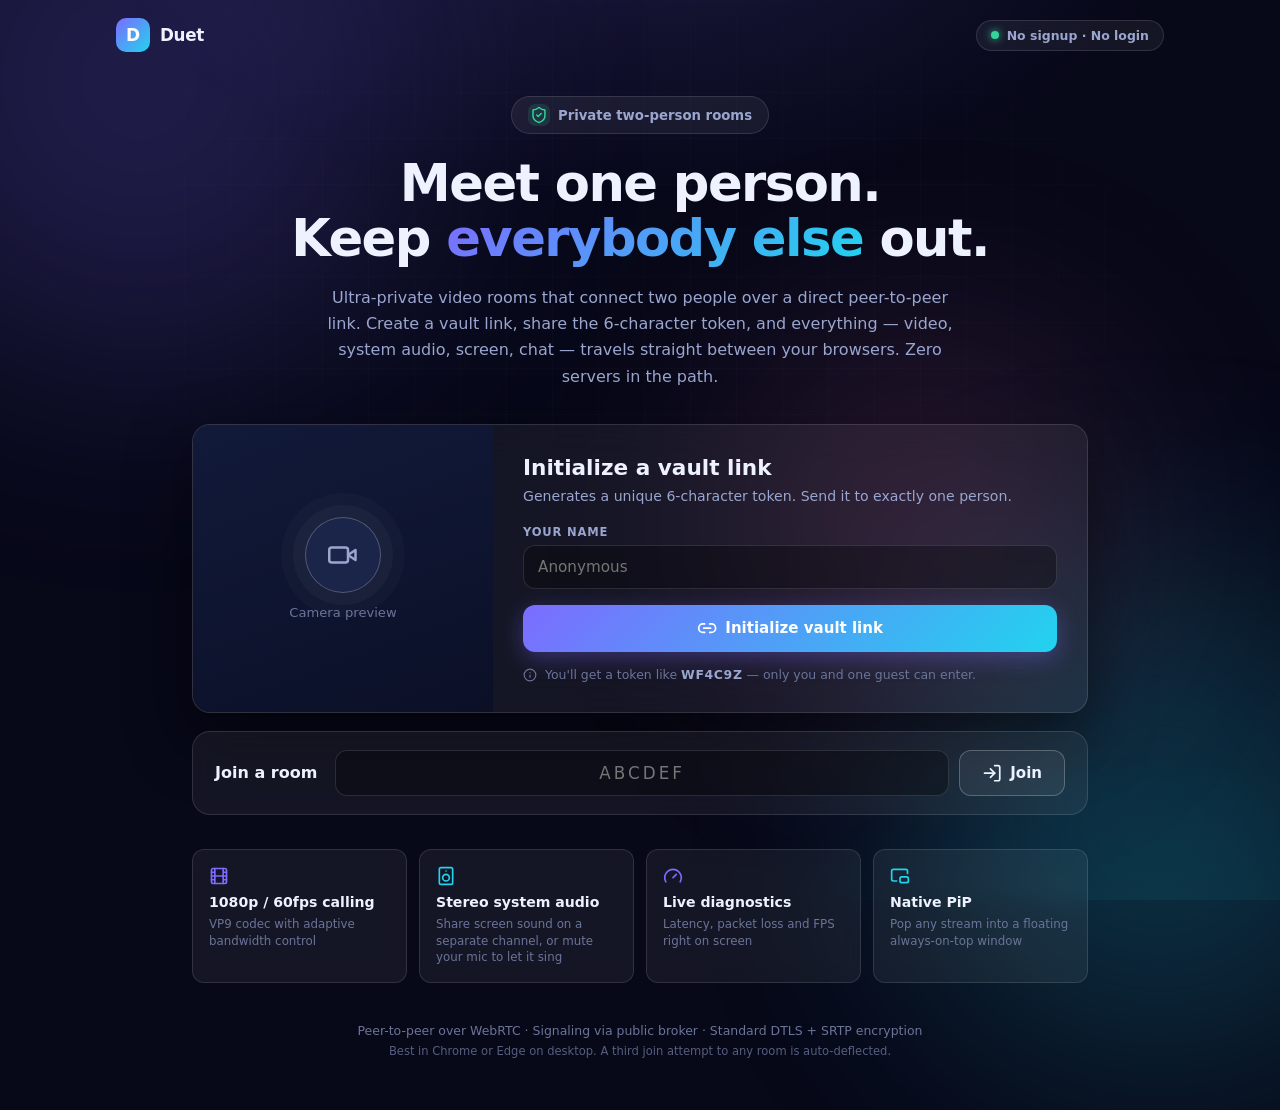
<file: index.html>
<!DOCTYPE html>
<html lang="en">
<head>
<meta charset="UTF-8"/>
<meta name="viewport" content="width=device-width, initial-scale=1.0"/>
<meta name="theme-color" content="#070818"/>
<meta name="description" content="Duet — ultra-private two-person video rooms. No signup. No login. Just a vault link."/>
<title>Duet · Ultra-Private Two-Person Video Rooms</title>
<link rel="icon" href="favicon.svg" type="image/svg+xml"/>
<link rel="stylesheet" href="css/style.css"/>
</head>
<body class="home">
<div class="bg-grid"></div>
<div class="orb orb-a"></div>
<div class="orb orb-b"></div>
<div class="orb orb-c"></div>

<nav class="nav">
  <div class="nav-logo">
    <div class="logo-sm"><span>D</span></div>
    <span class="nav-name">Duet</span>
  </div>
  <div class="nav-right">
    <span class="pill"><i class="dot ok"></i>No signup · No login</span>
  </div>
</nav>

<main class="home-wrap">
  <header class="hero">
    <div class="hero-badge" id="heroBadge">
      <span class="b-icon"><i data-lucide="shield-check" class="icon"></i></span>
      Private two-person rooms
    </div>
    <h1>Meet one person.<br/>Keep <span class="grad-text">everybody else</span> out.</h1>
    <p class="hero-sub">
      Ultra-private video rooms that connect two people over a direct peer-to-peer link.
      Create a vault link, share the 6-character token, and everything — video, system audio,
      screen, chat — travels straight between your browsers. Zero servers in the path.
    </p>

    <section class="panel vault-card">
      <div class="vault-img">
        <video id="vaultCam" class="hidden" autoplay playsinline muted></video>
        <div id="vaultGhost" class="vault-ghost">
          <div class="vault-rings"><i data-lucide="video" class="icon"></i></div>
          <span>Camera preview</span>
        </div>
        <span class="dot-chip live" id="vaultCamChip" style="display:none">Previewing you</span>
      </div>
      <div class="vault-body">
        <h2>Initialize a vault link</h2>
        <p class="panel-sub">
          Generates a unique 6-character token. Send it to exactly one person.
        </p>
        <label class="field">
          <span>Your name</span>
          <input id="nameInput" type="text" maxlength="20" placeholder="Anonymous" autocomplete="off"/>
        </label>
        <button id="createBtn" class="btn btn-primary btn-block">
          <i data-lucide="link-2" class="icon"></i> Initialize vault link
        </button>
        <div class="vault-note">
          <i data-lucide="info" class="icon"></i>
          <span>You'll get a token like <b id="sampleCode">X7Y2Z9</b> — only you and one guest can enter.</span>
        </div>
      </div>
    </section>

    <section class="panel join-card">
      <h2>Join a room</h2>
      <p class="panel-sub">Enter the 6-character token your partner shared.</p>
      <div class="join-row">
        <input id="codeInput" type="text" maxlength="6" placeholder="ABCDEF" autocomplete="off" spellcheck="false"/>
        <button id="joinBtn" class="btn btn-ghost">
          <i data-lucide="log-in" class="icon"></i> Join
        </button>
      </div>
    </section>

    <div class="feature-row">
      <div class="f-item">
        <i data-lucide="film" class="icon accent1"></i>
        <b>1080p / 60fps calling</b>
        <span>VP9 codec with adaptive bandwidth control</span>
      </div>
      <div class="f-item">
        <i data-lucide="speaker" class="icon accent2"></i>
        <b>Stereo system audio</b>
        <span>Share screen sound on a separate channel, or mute your mic to let it sing</span>
      </div>
      <div class="f-item">
        <i data-lucide="gauge" class="icon accent1"></i>
        <b>Live diagnostics</b>
        <span>Latency, packet loss and FPS right on screen</span>
      </div>
      <div class="f-item">
        <i data-lucide="picture-in-picture-2" class="icon accent2"></i>
        <b>Native PiP</b>
        <span>Pop any stream into a floating always-on-top window</span>
      </div>
    </div>
  </header>

  <footer class="foot">
    <p>
      Peer-to-peer over WebRTC · Signaling via public broker · Standard DTLS + SRTP encryption
    </p>
    <p class="foot-sub">
      Best in Chrome or Edge on desktop. A third join attempt to any room is auto-deflected.
    </p>
  </footer>
</main>

<script src="js/config.js"></script>
<script src="js/icons.js"></script>
<script src="js/app.js"></script>
</body>
</html>
</file>
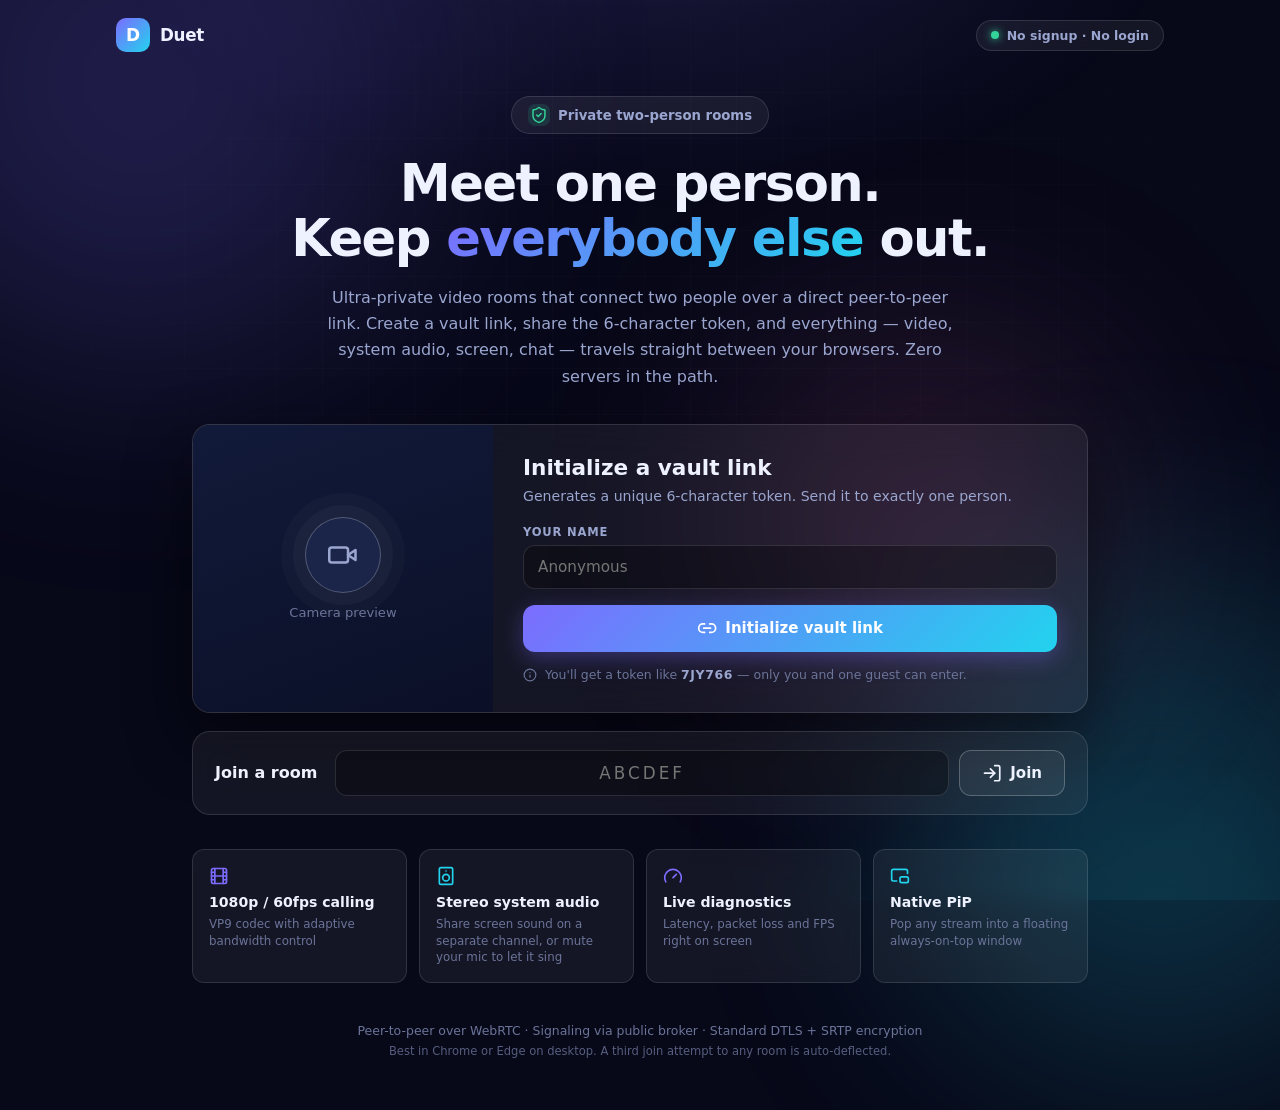
<file: room.html>
<!DOCTYPE html>
<html lang="en">
<head>
<meta charset="UTF-8"/>
<meta name="viewport" content="width=device-width, initial-scale=1.0"/>
<meta name="theme-color" content="#070818"/>
<title>Duet · Room</title>
<link rel="icon" href="favicon.svg" type="image/svg+xml"/>
<link rel="stylesheet" href="css/style.css"/>
</head>
<body class="room">
<div id="app">
  <!-- ============================================================ -->
  <!--  STAGE  — video layout                                        -->
  <!-- ============================================================ -->
  <div class="stage" id="stage">
    <div id="mainStage" class="main-stage">
      <video id="remoteCam" autoplay playsinline muted></video>
      <div id="remoteOff" class="off-avatar hidden">
        <span id="remoteAvatar">?</span>
        <small id="remoteOffName">Partner</small>
      </div>
      <div class="cam-label">
        <div id="remoteName">Partner</div>
        <div id="remoteBadges">
          <span data-b="cam"><i data-lucide="video-off"></i></span>
          <span data-b="mic"><i data-lucide="mic-off"></i></span>
        </div>
      </div>
      <video id="shareView" autoplay playsinline muted></video>
      <div id="shareTag" class="share-tag" style="display:none">
        <span class="dot"></span> Partner is presenting
      </div>
    </div>

    <div id="pip" class="pip">
      <video id="localCam" autoplay playsinline muted></video>
      <div id="localOff" class="off-avatar hidden">
        <span id="localAvatar">?</span>
        <small id="localOffName">You</small>
      </div>
      <div class="cam-label pip-label"><span id="localName">You</span></div>
      <div class="pip-resize-handle" id="pipResizeHandle"></div>
    </div>

    <div id="sharePrev" class="share-prev">
      <video id="sharePrevVideo" autoplay playsinline muted></video>
      <div class="share-prev-tag">You're presenting</div>
    </div>
  </div>

  <!-- ============================================================ -->
  <!--  TOP BAR                                                      -->
  <!-- ============================================================ -->
  <header class="topbar" id="topbar">
    <div class="top-left">
      <div class="logo-sm"><span>D</span></div>
      <span class="room-tag">Room <b id="roomCode"></b></span>
      <button id="copyCodeTop" class="top-btn" title="Copy room code"><i data-lucide="copy"></i></button>
    </div>
    <div class="top-right">
      <span id="timer" class="timer">00:00</span>
      <div id="connChip" class="connChip" data-state="pending">
        <i id="connDot"></i>
        <span id="connLabel">Connecting</span>
      </div>
      <button id="hideBarBtn" class="top-btn compact" title="Hide top bar"><i data-lucide="chevron-up"></i></button>
      <button id="fsBtn" class="top-btn compact" title="Fullscreen"><i data-lucide="maximize"></i></button>
    </div>
  </header>

  <!-- ============================================================ -->
  <!--  SCREEN SHARE BANNER                                          -->
  <!-- ============================================================ -->
  <div id="screenBanner" class="screen-banner">
    <span class="dot"></span>
    <span>Sharing screen</span>
    <button id="screenBannerStop" class="btn-xs danger">Stop</button>
  </div>

  <!-- ============================================================ -->
  <!--  DIAGNOSTICS HUD                                              -->
  <!-- ============================================================ -->
  <div id="diagHud" class="diag-hud">
    <button id="diagToggle" class="top-btn compact" title="Connection diagnostics"><i data-lucide="activity"></i><span id="diagLabel">--</span></button>
    <div id="diagPanel" class="diag-panel" style="display:none">
      <div class="diag-title">Connection Health</div>
      <div class="diag-row"><span class="diag-key">Latency</span><span id="dLatency">-- ms</span></div>
      <div class="diag-row"><span class="diag-key">Packet loss</span><span id="dPktLoss">--%</span></div>
      <div class="diag-row"><span class="diag-key">FPS (recv)</span><span id="dFpsRecv">--</span></div>
      <div class="diag-row"><span class="diag-key">FPS (send)</span><span id="dFpsSend">--</span></div>
      <div class="diag-row"><span class="diag-key">Resolution</span><span id="dRes">--</span></div>
      <div class="diag-row"><span class="diag-key">Codec</span><span id="dCodec">--</span></div>
      <div class="diag-row"><span class="diag-key">Bitrate (recv)</span><span id="dBitRecv">--</span></div>
      <div class="diag-row"><span class="diag-key">Bitrate (send)</span><span id="dBitSend">--</span></div>
    </div>
  </div>

  <!-- ============================================================ -->
  <!--  CONTROL BAR                                                  -->
  <!-- ============================================================ -->
  <div class="ctrl-wrap">
    <div id="reactPop" class="react-pop"></div>
    <div class="ctrl-bar">
      <div class="ctrl-left">
        <button id="micBtn" class="cbtn" title="Toggle microphone">
          <span class="i-on"><i data-lucide="mic"></i></span>
          <span class="i-off"><i data-lucide="mic-off"></i></span>
        </button>
        <button id="camBtn" class="cbtn" title="Toggle camera">
          <span class="i-on"><i data-lucide="video"></i></span>
          <span class="i-off"><i data-lucide="video-off"></i></span>
        </button>
        <button id="shareBtn" class="cbtn" title="Share screen">
          <i data-lucide="monitor-up"></i>
          <span id="shareBadge" class="badge-dot"></span>
        </button>
        <button id="scrQBtn" class="cbtn scr-q-btn" title="Screen quality" style="display:none">
          <span id="scrQLabel">Auto</span>
        </button>
        <div id="scCtl" class="sc-ctl">
          <button id="scSend" class="sc-btn" title="Send system audio with screen">
            <i data-lucide="music"></i>
            <span id="scSendLbl">Send sound</span>
          </button>
          <button id="scHear" class="sc-btn" title="Hear partner's system audio">
            <i data-lucide="volume-2"></i>
            <span id="scHearLbl">Hear sound</span>
          </button>
        </div>
      </div>
      <div class="ctrl-right">
        <button id="reactBtn" class="cbtn" title="Reactions"><i data-lucide="sparkles"></i></button>
        <button id="chatBtn" class="cbtn" title="Chat">
          <i data-lucide="messages-square"></i>
          <span id="chatCount" class="badge-num">0</span>
        </button>
        <button id="pipBtn" class="cbtn" title="Picture-in-Picture"><i data-lucide="picture-in-picture-2"></i></button>
        <button id="moreBtn" class="cbtn" title="Settings"><i data-lucide="settings"></i></button>
        <button id="leaveBtn" class="cbtn danger" title="Leave call">
          <i data-lucide="phone"></i>
        </button>
      </div>
    </div>
  </div>

  <!-- ============================================================ -->
  <!--  CHAT PANEL                                                   -->
  <!-- ============================================================ -->
  <aside id="chatPanel" class="chat-panel">
    <div class="chat-head">
      <div>
        <strong>Messages</strong>
        <span id="typingInd">typing…</span>
      </div>
      <button id="chatClose" class="icon-btn"><i data-lucide="x"></i></button>
    </div>
    <div id="chatLog" class="chat-log"></div>
    <form id="chatForm" class="chat-form">
      <input id="chatInput" type="text" placeholder="Send a message…" maxlength="500" autocomplete="off"/>
      <button id="chatSend" type="submit"><i data-lucide="send"></i></button>
    </form>
  </aside>

  <!-- ============================================================ -->
  <!--  SETTINGS MODAL                                               -->
  <!-- ============================================================ -->
  <div id="settingsModal" class="modal">
    <div class="modal-card">
      <div class="modal-head">
        <h3><i data-lucide="settings" class="ci"></i> Settings</h3>
        <button id="closeSet" class="icon-btn"><i data-lucide="x"></i></button>
      </div>
      <div class="modal-body">
        <label class="field">
          <span>Display name</span>
          <input id="nameInput" type="text" maxlength="20" autocomplete="off"/>
        </label>
        <label class="field">
          <span>Camera quality</span>
          <select id="camQ"></select>
        </label>
        <label class="field">
          <span>Screen share quality</span>
          <select id="scrQ"></select>
        </label>
      </div>
      <div class="modal-foot">
        <button id="applySet" class="btn btn-primary">Apply & close</button>
      </div>
    </div>
  </div>

  <!-- ============================================================ -->
  <!--  OVERLAY (room status / errors)                               -->
  <!-- ============================================================ -->
  <div id="joinOverlay" class="overlay show">
    <div class="overlay-card">
      <div class="overlay-brand"><div class="logo"><span>D</span></div></div>
      <h2 id="ovTitle">Initializing…</h2>
      <p id="ovSub"></p>
      <div id="ovCodeWrap" class="ov-code" style="display:none">
        <span id="ovCode"></span>
        <button id="ovCopy" class="icon-btn" title="Copy code"><i data-lucide="copy"></i></button>
      </div>
      <button id="ovAction" class="btn btn-ghost" style="display:none"></button>
    </div>
  </div>

  <!-- Toasts -->
  <div id="toastRoot"></div>
</div>

<script src="js/config.js"></script>
<script src="js/icons.js"></script>
<script src="js/peerjs.min.js"></script>
<script>window.Peer || document.write('<script src="https://cdnjs.cloudflare.com/ajax/libs/peerjs/1.5.4/peerjs.min.js"><\/script>');</script>
<script src="js/room.js"></script>
</body>
</html>
</file>
<file: css/style.css>
:root {
  --bg0: #070818;
  --bg1: #0b1027;
  --bg2: #121a3a;
  --bg3: #1b2549;
  --panel: rgba(255, 255, 255, 0.06);
  --panel2: rgba(255, 255, 255, 0.1);
  --panel3: rgba(255, 255, 255, 0.16);
  --border: rgba(255, 255, 255, 0.12);
  --border2: rgba(255, 255, 255, 0.24);
  --text: #eef2ff;
  --muted: #9aa6cf;
  --faint: #6b7499;
  --acc1: #7c6cff;
  --acc2: #22d3ee;
  --acc3: #f472b6;
  --grad: linear-gradient(135deg, #7c6cff, #22d3ee);
  --danger: #ff4d6d;
  --ok: #34d399;
  --warn: #fbbf24;
  --r: 18px;
  --r-sm: 12px;
  --r-xs: 8px;
  --shadow: 0 24px 60px rgba(0, 0, 0, 0.5);
  --ctrl-h: 56px;
  font-size: 16px;
}
*, *::before, *::after { box-sizing: border-box; margin: 0; padding: 0; }
html, body { height: 100%; }
body {
  font-family: system-ui, -apple-system, 'Segoe UI', Roboto, Helvetica, Arial, sans-serif;
  background: var(--bg0);
  color: var(--text);
  -webkit-font-smoothing: antialiased;
  -moz-osx-font-smoothing: grayscale;
}
button { font-family: inherit; cursor: pointer; border: none; background: none; color: inherit; }
input, select { font-family: inherit; }
video { object-fit: cover; width: 100%; height: 100%; display: block; background: #000; }
.hidden { display: none !important; }
.lucide { width: 1.15em; height: 1.15em; flex-shrink: 0; }
.lucide.icon { width: 1.35em; height: 1.35em; }
.ci { width: 1.3em; height: 1.3em; }

/* ============================================================ */
/*  LANDING                                                      */
/* ============================================================ */
body.home { overflow-y: auto; }
body.home::before {
  content: ''; position: fixed; inset: 0; z-index: 0; pointer-events: none;
  background:
    radial-gradient(900px 500px at 50% -10%, rgba(124, 108, 255, 0.16), transparent 60%),
    radial-gradient(700px 400px at 90% 110%, rgba(34, 211, 238, 0.1), transparent 60%);
}
.bg-grid {
  position: fixed; inset: 0; z-index: 0; pointer-events: none; opacity: 0.5;
  background-image:
    linear-gradient(rgba(255, 255, 255, 0.035) 1px, transparent 1px),
    linear-gradient(90deg, rgba(255, 255, 255, 0.035) 1px, transparent 1px);
  background-size: 46px 46px;
  -webkit-mask-image: radial-gradient(ellipse 80% 60% at 50% 30%, #000 30%, transparent 75%);
          mask-image: radial-gradient(ellipse 80% 60% at 50% 30%, #000 30%, transparent 75%);
}
.orb {
  position: fixed; border-radius: 50%; filter: blur(130px); opacity: 0.22; pointer-events: none; z-index: 0;
}
.orb-a { width: 560px; height: 560px; background: var(--acc1); top: -200px; left: -140px; }
.orb-b { width: 480px; height: 480px; background: var(--acc2); bottom: -160px; right: -120px; }
.orb-c { width: 320px; height: 320px; background: var(--acc3); top: 40%; left: 60%; }

.nav {
  position: relative; z-index: 2;
  display: flex; align-items: center; justify-content: space-between;
  padding: 18px 26px; max-width: 1100px; margin: 0 auto;
}
.nav-logo { display: flex; align-items: center; gap: 10px; }
.logo-sm {
  width: 34px; height: 34px; border-radius: 10px; background: var(--grad);
  display: flex; align-items: center; justify-content: center;
  font-size: 17px; font-weight: 800; color: #fff; flex-shrink: 0;
}
.nav-name { font-weight: 700; font-size: 1.05rem; letter-spacing: -0.02em; }
.nav-right { display: flex; align-items: center; gap: 10px; }
.pill {
  display: inline-flex; align-items: center; gap: 8px;
  font-size: 0.78rem; font-weight: 600; color: var(--muted);
  background: var(--panel); border: 1px solid var(--border);
  padding: 7px 14px; border-radius: var(--r-full, 9999px);
  backdrop-filter: blur(10px); -webkit-backdrop-filter: blur(10px);
}
.dot { width: 8px; height: 8px; border-radius: 50%; display: inline-block; }
.dot.ok { background: var(--ok); box-shadow: 0 0 8px var(--ok); }

.home-wrap {
  position: relative; z-index: 2;
  max-width: 940px; margin: 0 auto; padding: 26px 22px 40px;
  display: flex; flex-direction: column; align-items: center;
}
.hero { text-align: center; width: 100%; }
.hero-badge {
  display: inline-flex; align-items: center; gap: 8px;
  font-size: 0.83rem; font-weight: 600; color: var(--muted);
  background: var(--panel); border: 1px solid var(--border);
  border-radius: 999px; padding: 7px 16px; margin-bottom: 22px;
  animation: fadeUp 0.6s ease both;
}
.b-icon {
  width: 22px; height: 22px; border-radius: 7px; background: rgba(52, 211, 153, 0.14);
  display: inline-flex; align-items: center; justify-content: center; color: var(--ok);
}
.hero h1 {
  font-size: clamp(2rem, 5vw, 3.2rem); font-weight: 800; line-height: 1.08; letter-spacing: -0.03em;
  animation: fadeUp 0.6s 0.08s ease both;
}
.grad-text {
  background: var(--grad); -webkit-background-clip: text; background-clip: text; -webkit-text-fill-color: transparent;
}
.hero-sub {
  margin: 18px auto 34px; max-width: 640px; color: var(--muted); line-height: 1.65; font-size: 1rem;
  animation: fadeUp 0.6s 0.16s ease both;
}
@keyframes fadeUp { from { opacity: 0; transform: translateY(14px); } }

/* Vault card */
.vault-card {
  display: grid; grid-template-columns: 300px 1fr; gap: 0;
  background: var(--panel); border: 1px solid var(--border);
  border-radius: var(--r); overflow: hidden; text-align: left;
  backdrop-filter: blur(18px); -webkit-backdrop-filter: blur(18px);
  box-shadow: var(--shadow); animation: fadeUp 0.6s 0.24s ease both;
}
.vault-img {
  position: relative; background: linear-gradient(160deg, var(--bg2), var(--bg1));
  min-height: 250px; cursor: pointer; overflow: hidden;
}
.vault-img video { border-radius: 0; }
.vault-ghost {
  position: absolute; inset: 0; display: flex; flex-direction: column; gap: 12px;
  align-items: center; justify-content: center; color: var(--faint);
  font-size: 0.82rem; transition: 0.3s;
}
.vault-rings {
  width: 76px; height: 76px; border-radius: 50%;
  background: var(--bg3); border: 1px solid var(--border2);
  display: flex; align-items: center; justify-content: center; color: var(--muted);
  box-shadow: 0 0 0 12px rgba(255, 255, 255, 0.03), 0 0 0 24px rgba(255, 255, 255, 0.02);
}
.vault-rings .lucide { width: 30px; height: 30px; }
.vault-img:hover .vault-ghost { color: var(--muted); }
.vault-img.live .vault-ghost { display: none; }
.dot-chip {
  position: absolute; top: 12px; left: 12px; z-index: 3;
  font-size: 0.72rem; font-weight: 600; color: #fff;
  background: rgba(52, 211, 153, 0.2); border: 1px solid rgba(52, 211, 153, 0.4);
  border-radius: 999px; padding: 4px 10px;
}
.vault-body { padding: 30px 30px 28px; }
.vault-body h2 { font-size: 1.35rem; font-weight: 700; margin-bottom: 6px; }
.panel-sub { color: var(--muted); font-size: 0.88rem; line-height: 1.5; margin-bottom: 18px; }
.field { display: flex; flex-direction: column; gap: 6px; margin-bottom: 16px; }
.field span {
  font-size: 0.72rem; font-weight: 600; text-transform: uppercase; letter-spacing: 0.07em; color: var(--muted);
}
.field input, .field select {
  width: 100%; padding: 12px 14px; border-radius: var(--r-sm);
  background: rgba(0, 0, 0, 0.3); border: 1px solid var(--border);
  color: var(--text); font-size: 0.95rem; outline: none; transition: 0.2s;
}
.field input:focus, .field select:focus { border-color: var(--acc1); box-shadow: 0 0 0 3px rgba(124, 108, 255, 0.2); }
.btn {
  display: inline-flex; align-items: center; justify-content: center; gap: 8px;
  padding: 13px 22px; border-radius: var(--r-sm); font-weight: 600; font-size: 0.94rem;
  transition: 0.22s; width: 100%;
}
.btn-primary { background: var(--grad); color: #fff; box-shadow: 0 6px 22px rgba(124, 108, 255, 0.34); }
.btn-primary:hover { filter: brightness(1.08); transform: translateY(-1px); }
.btn-primary:active { transform: translateY(0); }
.btn-ghost { border: 1px solid var(--border2); color: var(--text); background: var(--panel); }
.btn-ghost:hover { background: var(--panel2); }
.vault-note {
  display: flex; align-items: flex-start; gap: 8px; margin-top: 14px;
  font-size: 0.78rem; color: var(--faint); line-height: 1.45;
}
.vault-note .lucide { width: 14px; height: 14px; margin-top: 2px; flex-shrink: 0; }
.vault-note b { color: var(--muted); letter-spacing: 0.05em; }

/* Join card */
.join-card {
  margin-top: 18px; width: 100%;
  background: var(--panel); border: 1px solid var(--border);
  border-radius: var(--r); padding: 18px 22px;
  backdrop-filter: blur(14px); -webkit-backdrop-filter: blur(14px);
  display: flex; align-items: center; gap: 18px;
  animation: fadeUp 0.6s 0.32s ease both;
}
.join-card h2 { font-size: 1rem; font-weight: 700; flex-shrink: 0; }
.join-card p { display: none; }
.join-row { flex: 1; display: flex; gap: 10px; }
.join-row input {
  flex: 1; padding: 12px 14px; border-radius: var(--r-sm);
  background: rgba(0, 0, 0, 0.3); border: 1px solid var(--border);
  color: var(--text); font-size: 1.05rem; letter-spacing: 0.18em; text-transform: uppercase;
  outline: none; transition: 0.2s; text-align: center;
}
.join-row input:focus { border-color: var(--acc2); box-shadow: 0 0 0 3px rgba(34, 211, 238, 0.18); }
.join-row .btn { width: auto; padding: 12px 22px; }

/* Features */
.feature-row {
  width: 100%; margin: 34px 0 0; display: grid;
  grid-template-columns: repeat(4, 1fr); gap: 12px;
}
.f-item {
  background: var(--panel); border: 1px solid var(--border);
  border-radius: var(--r-sm); padding: 16px;
  display: flex; flex-direction: column; gap: 6px; text-align: left;
  backdrop-filter: blur(10px); -webkit-backdrop-filter: blur(10px);
}
.f-item .lucide { width: 20px; height: 20px; margin-bottom: 2px; }
.f-item b { font-size: 0.88rem; font-weight: 700; }
.f-item span { font-size: 0.74rem; color: var(--faint); line-height: 1.4; }
.accent1 { color: var(--acc1); }
.accent2 { color: var(--acc2); }

.foot { margin: 40px 0 12px; text-align: center; }
.foot p { font-size: 0.78rem; color: var(--faint); }
.foot .foot-sub { margin-top: 6px; font-size: 0.72rem; color: var(--faint); opacity: 0.8; }

.shake { animation: shakeAnim 0.42s ease; }
@keyframes shakeAnim {
  0%, 100% { transform: translateX(0); }
  20%, 60% { transform: translateX(-7px); }
  40%, 80% { transform: translateX(7px); }
}

/* Toast */
#toastRoot {
  position: fixed; top: 18px; left: 50%; transform: translateX(-50%); z-index: 500;
  display: flex; flex-direction: column; gap: 8px; align-items: center; pointer-events: none;
}
.toast {
  background: var(--bg2); border: 1px solid var(--border); border-radius: var(--r-xs);
  padding: 10px 20px; font-size: 0.84rem; font-weight: 500; color: var(--text);
  box-shadow: var(--shadow); animation: toastIn 0.3s ease, toastOut 0.4s 2.8s forwards;
  pointer-events: auto; white-space: nowrap;
}
@keyframes toastIn { from { opacity: 0; transform: translateY(-10px); } }
@keyframes toastOut { to { opacity: 0; transform: translateY(-10px); } }

@media (max-width: 760px) {
  .vault-card { grid-template-columns: 1fr; }
  .vault-img { min-height: 190px; }
  .feature-row { grid-template-columns: repeat(2, 1fr); }
  .join-card { flex-direction: column; align-items: stretch; }
  .join-row { width: 100%; }
}
@media (max-width: 480px) {
  .feature-row { grid-template-columns: 1fr; }
  .nav-right .pill span { display: none; }
}

/* ============================================================ */
/*  ROOM                                                         */
/* ============================================================ */
body.room { overflow: hidden; background: #000; }
body.room #app { width: 100%; height: 100%; position: relative; }

.stage { position: absolute; inset: 0; background: var(--bg0); }

.main-stage { position: absolute; inset: 0; overflow: hidden; background: var(--bg1); }
.main-stage:has(.off-avatar:not(.hidden)) .cam-label { display: none; }
#remoteCam { position: absolute; inset: 0; z-index: 1; }
#shareView { display: none; position: absolute; inset: 0; z-index: 2; border-radius: 0; background: #000; }
#remoteOff { position: absolute; inset: 0; z-index: 3; }
.off-avatar {
  display: flex; flex-direction: column; align-items: center; justify-content: center;
  background: var(--bg2); border-radius: inherit;
}
.off-avatar span {
  width: 84px; height: 84px; border-radius: 50%; background: var(--bg3);
  display: flex; align-items: center; justify-content: center;
  font-size: 2rem; font-weight: 700; color: var(--faint);
}
.off-avatar small { margin-top: 10px; color: var(--muted); font-size: 0.85rem; }

.cam-label {
  position: absolute; bottom: 12px; left: 14px; z-index: 4;
  display: flex; align-items: center; gap: 8px;
  background: rgba(0, 0, 0, 0.5); border: 1px solid rgba(255, 255, 255, 0.08);
  border-radius: var(--r-xs); padding: 5px 11px; font-size: 0.8rem; backdrop-filter: blur(6px);
  pointer-events: none;
}
.cam-label > div:first-child { font-weight: 600; }
#remoteBadges { display: flex; gap: 4px; }
#remoteBadges span { display: none; align-items: center; background: rgba(255, 255, 255, 0.12); border-radius: 5px; padding: 2px 5px; }
#remoteBadges span .lucide { width: 11px; height: 11px; }
#remoteBadges span.on { display: inline-flex; }

/* Pip */
.pip {
  position: absolute; z-index: 10; right: 14px;
  bottom: calc(var(--ctrl-h) + 26px);
  width: 186px; aspect-ratio: 16 / 9; border-radius: var(--r-sm);
  overflow: hidden; border: 1px solid rgba(255, 255, 255, 0.16);
  background: var(--bg2); box-shadow: var(--shadow);
}
.pip .cam-label { padding: 3px 8px; font-size: 0.72rem; bottom: 6px; left: 6px; border: none; background: rgba(0,0,0,.45); }

/* Share preview (presenter thumbnail) */
.share-prev {
  position: absolute; z-index: 10; display: none;
  left: 14px; bottom: calc(var(--ctrl-h) + 26px);
  width: 232px; aspect-ratio: 16 / 9; border-radius: var(--r-sm);
  overflow: hidden; border: 2px solid var(--acc2); background: var(--bg2);
  box-shadow: 0 0 26px rgba(34, 211, 238, 0.22);
}
.share-prev-tag {
  position: absolute; top: 6px; left: 6px; font-size: 0.68rem; font-weight: 600;
  background: rgba(34, 211, 238, 0.24); color: #fff; padding: 3px 8px;
  border-radius: 999px; pointer-events: none; backdrop-filter: blur(4px);
}

/* Screen quality badge */
.scr-q-btn {
  width: auto !important; height: 36px !important; padding: 0 12px !important;
  border-radius: 999px !important; font-size: 0.7rem !important; font-weight: 700 !important;
  letter-spacing: 0.04em; background: rgba(124, 108, 255, 0.18) !important;
  border: 1px solid rgba(124, 108, 255, 0.35) !important; color: var(--acc1) !important;
}
.scr-q-btn:hover { background: rgba(124, 108, 255, 0.28) !important; }

/* Overflow hidden videos inside boxes */
.main-stage video, .pip video, .share-prev video { object-fit: contain; }

/* Partner presenting tag */
.share-tag {
  position: absolute; top: 14px; left: 50%; transform: translateX(-50%); z-index: 6;
  display: flex; align-items: center; gap: 8px;
  background: rgba(0, 0, 0, 0.55); border: 1px solid rgba(255, 255, 255, 0.1);
  border-radius: 999px; padding: 6px 14px; font-size: 0.78rem; font-weight: 600;
  backdrop-filter: blur(8px); pointer-events: none;
}
.share-tag .dot { background: var(--danger); box-shadow: 0 0 8px var(--danger); width: 7px; height: 7px; }

/* Overlay */
.overlay {
  position: fixed; inset: 0; z-index: 100;
  background: rgba(6, 7, 18, 0.9); backdrop-filter: blur(10px);
  display: flex; align-items: center; justify-content: center;
  opacity: 0; pointer-events: none; transition: 0.35s;
}
.overlay.show { opacity: 1; pointer-events: auto; }
.overlay-card { text-align: center; padding: 40px; max-width: 420px; width: 92%; }
.logo {
  width: 58px; height: 58px; border-radius: 17px; background: var(--grad);
  display: inline-flex; align-items: center; justify-content: center;
  box-shadow: 0 10px 34px rgba(124, 108, 255, 0.4);
  font-size: 0;
}
.logo span { font-size: 27px; font-weight: 800; color: #fff; line-height: 1; }
.overlay-brand { margin-bottom: 20px; }
.overlay-brand .logo { width: 58px; height: 58px; border-radius: 17px; }
.overlay-card h2 { font-size: 1.4rem; font-weight: 700; margin-bottom: 8px; }
.overlay-card p { color: var(--muted); font-size: 0.92rem; margin-bottom: 22px; line-height: 1.5; }
.ov-code {
  display: inline-flex; align-items: center; gap: 12px;
  background: rgba(0, 0, 0, 0.35); border: 1px solid var(--border);
  border-radius: var(--r-sm); padding: 10px 18px; margin-bottom: 22px;
}
.ov-code span { font-size: 1.7rem; font-weight: 800; letter-spacing: 0.14em; color: var(--acc2); }
.icon-btn {
  width: 32px; height: 32px; border-radius: 8px; display: inline-flex;
  align-items: center; justify-content: center; color: var(--muted); transition: 0.2s;
}
.icon-btn:hover { background: var(--panel2); color: var(--text); }
.overlay-card .btn { width: auto; min-width: 170px; }

/* Top bar */
.topbar {
  position: absolute; top: 0; left: 0; right: 0; z-index: 20;
  display: flex; align-items: center; justify-content: space-between;
  padding: 10px 14px;
  background: linear-gradient(180deg, rgba(0, 0, 0, 0.55), transparent);
  pointer-events: none;
}
.topbar > * { pointer-events: auto; }
.top-left, .top-right { display: flex; align-items: center; gap: 8px; }
.room-tag { font-size: 0.8rem; color: var(--muted); }
.room-tag b { color: var(--text); letter-spacing: 0.08em; margin-left: 4px; }
.top-btn {
  display: inline-flex; align-items: center; gap: 6px;
  padding: 6px 10px; border-radius: 8px; font-size: 0.76rem; font-weight: 600;
  color: var(--muted); background: rgba(0, 0, 0, 0.35); border: 1px solid rgba(255,255,255,.08);
  transition: 0.2s;
}
.top-btn:hover { background: rgba(255, 255, 255, 0.1); color: var(--text); }
.top-btn.compact { padding: 5px 8px; }
.timer {
  font-size: 0.76rem; font-weight: 600; color: var(--muted);
  background: rgba(0, 0, 0, 0.35); border: 1px solid rgba(255,255,255,.08);
  padding: 5px 10px; border-radius: 8px;
}
.connChip {
  display: inline-flex; align-items: center; gap: 6px;
  font-size: 0.7rem; font-weight: 700; text-transform: uppercase; letter-spacing: 0.05em;
  background: rgba(0, 0, 0, 0.35); border: 1px solid rgba(255,255,255,.08);
  padding: 5px 10px; border-radius: 8px; color: var(--muted);
}
#connDot { width: 7px; height: 7px; border-radius: 50%; background: var(--warn); }
.connChip[data-state="live"] { color: var(--ok); }
.connChip[data-state="live"] #connDot { background: var(--ok); box-shadow: 0 0 8px var(--ok); }
.connChip[data-state="off"] { color: var(--danger); }
.connChip[data-state="off"] #connDot { background: var(--danger); }

/* Screen share banner */
.screen-banner {
  position: absolute; top: 52px; left: 50%; transform: translateX(-50%); z-index: 21;
  display: none; align-items: center; gap: 8px;
  background: rgba(34, 211, 238, 0.12); border: 1px solid rgba(34, 211, 238, 0.28);
  border-radius: 999px; padding: 7px 14px; font-size: 0.8rem; color: var(--acc2); font-weight: 600;
  backdrop-filter: blur(10px);
}
.screen-banner.show { display: flex; }
.screen-banner .dot { width: 7px; height: 7px; background: var(--acc2); box-shadow: 0 0 8px var(--acc2); animation: blink 1.2s infinite; }
.btn-xs { font-size: 0.74rem; font-weight: 700; padding: 2px 8px; border-radius: 6px; }
.btn-xs.danger { color: var(--danger); }
.btn-xs.danger:hover { background: rgba(255, 77, 109, 0.15); }
@keyframes blink { 0%, 100% { opacity: 1; } 50% { opacity: 0.25; } }

/* Diagnostics HUD */
.diag-hud { position: absolute; top: 10px; z-index: 19; left: 50%; transform: translateX(-50%); }
.diag-hud .top-btn { background: rgba(0, 0, 0, 0.45); }
.diag-panel {
  position: absolute; top: 34px; left: 50%; transform: translateX(-50%);
  min-width: 238px; background: rgba(10, 14, 32, 0.92); border: 1px solid var(--border);
  border-radius: var(--r-sm); padding: 10px 12px; backdrop-filter: blur(14px);
  box-shadow: var(--shadow);
}
.diag-title { font-size: 0.72rem; font-weight: 700; text-transform: uppercase; letter-spacing: 0.08em; color: var(--faint); margin-bottom: 8px; }
.diag-row { display: flex; justify-content: space-between; align-items: center; padding: 3px 0; font-size: 0.8rem; }
.diag-key { color: var(--muted); }
.diag-row span:last-child { font-weight: 600; font-variant-numeric: tabular-nums; }

/* Controls */
.ctrl-wrap {
  position: absolute; bottom: 0; left: 0; right: 0; z-index: 20;
  display: flex; flex-direction: column; align-items: center; pointer-events: none;
}
.ctrl-wrap > * { pointer-events: auto; }
.ctrl-bar {
  display: flex; align-items: center; justify-content: space-between; gap: 6px;
  padding: 12px 16px;
  background: linear-gradient(0deg, rgba(0, 0, 0, 0.7), transparent);
}
.ctrl-left, .ctrl-right { display: flex; align-items: center; gap: 8px; }
.cbtn {
  position: relative; width: var(--ctrl-h); height: var(--ctrl-h);
  border-radius: 15px; display: inline-flex; align-items: center; justify-content: center;
  background: var(--panel); border: 1px solid var(--border);
  backdrop-filter: blur(12px); -webkit-backdrop-filter: blur(12px);
  transition: 0.2s; color: var(--text);
}
.cbtn:hover { background: var(--panel2); border-color: var(--border2); transform: translateY(-1px); }
.cbtn .lucide { width: 22px; height: 22px; }
.cbtn .i-off { display: none; }
.cbtn.off { background: rgba(255, 77, 109, 0.15); border-color: rgba(255, 77, 109, 0.35); color: var(--danger); }
.cbtn.off .i-on { display: none; }
.cbtn.off .i-off { display: block; }
.cbtn.on { background: rgba(34, 211, 238, 0.14); border-color: rgba(34, 211, 238, 0.35); color: var(--acc2); }
.cbtn.danger { background: var(--danger); color: #fff; border-color: var(--danger); }
.cbtn.danger:hover { filter: brightness(1.1); }
.cbtn.active { background: rgba(124, 108, 255, 0.2); border-color: rgba(124, 108, 255, 0.4); color: var(--acc1); }
.badge-dot {
  position: absolute; top: -3px; right: -3px; width: 10px; height: 10px;
  border-radius: 50%; background: var(--acc2); border: 2px solid var(--bg0); display: none;
}
.badge-dot.show { display: block; }
.badge-num {
  position: absolute; top: -5px; right: -5px; min-width: 18px; height: 18px;
  border-radius: 9px; background: var(--danger); color: #fff; font-size: 0.66rem; font-weight: 700;
  line-height: 18px; text-align: center; padding: 0 4px; display: none; border: 2px solid var(--bg0);
}
.badge-num.show { display: block; }

/* Screen audio toggles */
.sc-ctl { display: flex; gap: 6px; }
.sc-btn {
  display: inline-flex; align-items: center; gap: 6px;
  padding: 7px 12px; border-radius: var(--r-sm); font-size: 0.74rem; font-weight: 600;
  background: var(--panel); border: 1px solid var(--border); color: var(--text);
  transition: 0.2s; white-space: nowrap;
}
.sc-btn:hover { background: var(--panel2); }
.sc-btn.off { background: rgba(255, 77, 109, 0.12); border-color: rgba(255, 77, 109, 0.25); color: var(--danger); }
.sc-btn .lucide { width: 16px; height: 16px; }

/* Reactions */
.react-pop {
  display: none; position: absolute; bottom: calc(var(--ctrl-h) + 28px);
  background: rgba(13, 17, 40, 0.95); border: 1px solid var(--border);
  border-radius: var(--r); padding: 10px; box-shadow: var(--shadow);
  backdrop-filter: blur(16px);
}
.react-pop.show { display: block; }
.react-grid { display: grid; grid-template-columns: repeat(5, 1fr); gap: 2px; }
.r-btn {
  width: 46px; height: 46px; border-radius: var(--r-sm);
  display: flex; align-items: center; justify-content: center;
  font-size: 1.55rem; transition: 0.16s; animation: popIn 0.25s ease both;
}
.r-btn:hover { background: var(--panel2); transform: scale(1.22) translateY(-4px); }
.float-emoji { position: absolute; bottom: 22%; z-index: 9; pointer-events: none; animation: floatUp 1.9s ease-out forwards; }
.emoji-rip {
  position: absolute; z-index: 9; font-size: 2.6rem; pointer-events: none;
  animation: burstRip 0.9s cubic-bezier(.17,.84,.44,1) forwards;
}
@keyframes floatUp {
  0% { transform: translateY(0) scale(0.8) rotate(-6deg); opacity: 0; }
  12% { opacity: 1; }
  100% { transform: translateY(-380px) scale(1.25) rotate(8deg); opacity: 0; }
}
@keyframes burstRip {
  0% { transform: rotate(0deg) scale(0.4); opacity: 0; }
  15% { opacity: 1; }
  100% { transform: rotate(340deg) scale(1.7); opacity: 0; }
}
@keyframes popIn { from { transform: scale(0.4); opacity: 0; } }

/* Chat */
.chat-panel {
  position: absolute; top: 0; right: 0; bottom: 0; z-index: 30;
  width: 368px; max-width: 100%;
  background: rgba(9, 12, 30, 0.96); border-left: 1px solid var(--border);
  display: flex; flex-direction: column;
  transform: translateX(100%); transition: 0.32s cubic-bezier(.22,.61,.36,1);
  backdrop-filter: blur(18px); -webkit-backdrop-filter: blur(18px);
}
.chat-panel.open { transform: translateX(0); }
.chat-head {
  display: flex; align-items: center; justify-content: space-between;
  padding: 14px 18px; border-bottom: 1px solid var(--border);
}
.chat-head > div { display: flex; align-items: center; gap: 8px; }
.chat-head strong { font-size: 0.92rem; }
#typingInd { font-size: 0.72rem; color: var(--acc2); font-style: italic; display: none; }
#typingInd.show { display: inline; }
.chat-log { flex: 1; overflow-y: auto; padding: 14px 18px; display: flex; flex-direction: column; gap: 10px; scrollbar-width: thin; scrollbar-color: var(--border2) transparent; }
.msg { max-width: 84%; }
.msg.theirs { align-self: flex-start; }
.msg.mine { align-self: flex-end; }
.msg .meta { font-size: 0.66rem; color: var(--faint); margin-bottom: 3px; display: flex; gap: 6px; align-items: center; }
.msg .meta b { color: var(--muted); font-weight: 600; }
.msg .body {
  padding: 8px 12px; border-radius: 12px; font-size: 0.86rem; line-height: 1.45; word-wrap: break-word;
  white-space: pre-wrap;
}
.msg.theirs .body { background: var(--panel2); border-bottom-left-radius: 4px; }
.msg.mine .body { background: rgba(124, 108, 255, 0.24); border-bottom-right-radius: 4px; }
.msg .body a { color: var(--acc2); }
.msg .body img { max-width: 100%; border-radius: 8px; margin-top: 6px; display: block; }
.msg .body code {
  background: rgba(0, 0, 0, 0.35); padding: 1px 6px; border-radius: 5px;
  font-family: Consolas, 'Courier New', monospace; font-size: 0.82em;
}
.msg .body h1, .msg .body h2, .msg .body h3 {
  font-size: 1em; margin: 4px 0; color: var(--text);
}
.sys-msg { align-self: center; font-size: 0.7rem; color: var(--faint); background: rgba(255,255,255,.05); padding: 4px 12px; border-radius: 999px; }
.chat-form { display: flex; gap: 6px; padding: 12px 14px; border-top: 1px solid var(--border); }
.chat-form input {
  flex: 1; padding: 10px 14px; border-radius: var(--r-sm);
  background: rgba(0, 0, 0, 0.3); border: 1px solid var(--border); color: var(--text); font-size: 0.86rem; outline: none;
}
.chat-form input:focus { border-color: var(--acc1); }
#chatSend {
  width: 40px; height: 40px; border-radius: var(--r-sm); background: var(--grad); color: #fff;
  display: flex; align-items: center; justify-content: center; flex-shrink: 0;
  box-shadow: 0 4px 14px rgba(124, 108, 255, 0.35);
}
#chatSend .lucide { width: 17px; height: 17px; }

/* Modal */
.modal {
  position: fixed; inset: 0; z-index: 200; display: flex; align-items: center; justify-content: center;
  background: rgba(5, 6, 16, 0.8); backdrop-filter: blur(6px);
  opacity: 0; pointer-events: none; transition: 0.25s;
}
.modal.show { opacity: 1; pointer-events: auto; }
.modal-card {
  background: var(--bg2); border: 1px solid var(--border); border-radius: var(--r);
  width: 390px; max-width: 92%; box-shadow: var(--shadow); transform: translateY(14px); transition: 0.3s;
}
.modal.show .modal-card { transform: translateY(0); }
.modal-head { display: flex; align-items: center; justify-content: space-between; padding: 18px 22px 14px; border-bottom: 1px solid var(--border); }
.modal-head h3 { font-size: 0.98rem; font-weight: 700; display: flex; align-items: center; gap: 8px; }
.modal-body { padding: 20px 22px; }
.modal-body .field { margin-bottom: 16px; }
.modal-body select { cursor: pointer; appearance: none; -webkit-appearance: none;
  background-image: linear-gradient(45deg, transparent 50%, var(--muted) 50%), linear-gradient(135deg, var(--muted) 50%, transparent 50%);
  background-position: calc(100% - 18px) 55%, calc(100% - 13px) 55%;
  background-size: 5px 5px; background-repeat: no-repeat; }
.modal-foot { padding: 12px 22px 20px; border-top: 1px solid var(--border); display: flex; justify-content: flex-end; }
.modal-foot .btn { width: auto; padding: 11px 24px; font-size: 0.86rem; }

span.field-note { font-size: 0.72rem; color: var(--faint); margin-top: -10px; }

/* Responsive */
/* Top bar hide/show */
.topbar.hide-mode {
  transform: translateY(-100%);
  opacity: 0;
  pointer-events: none;
  transition: transform 0.3s ease, opacity 0.3s ease;
}
.topbar.show-mode {
  transform: translateY(0);
  opacity: 1;
  pointer-events: auto;
  transition: transform 0.3s ease, opacity 0.3s ease;
}
#hideBarBtn { transition: transform 0.3s ease; }
#hideBarBtn.collapsed { transform: rotate(180deg); }

/* PiP resize handle */
.pip-resize-handle {
  position: absolute; bottom: 0; right: 0; width: 18px; height: 18px;
  cursor: nwse-resize; z-index: 2;
  background: linear-gradient(135deg, transparent 50%, rgba(255,255,255,0.35) 50%);
  border-radius: 0 0 var(--r-sm) 0;
  opacity: 0; transition: opacity 0.2s;
}
.pip:hover .pip-resize-handle { opacity: 1; }

/* PiP draggable cursor */
.pip.dragging { cursor: grabbing !important; }
.pip:not(.dragging) { cursor: grab; }

/* Remote audio volume slider */
.vol-wrap {
  position: absolute; bottom: 48px; left: 50%; transform: translateX(-50%); z-index: 25;
  display: none; align-items: center; gap: 8px;
  background: rgba(0, 0, 0, 0.65); border: 1px solid rgba(255,255,255,0.12);
  border-radius: 999px; padding: 6px 14px; backdrop-filter: blur(10px);
}
.vol-wrap.show { display: flex; }
.vol-wrap .lucide { width: 18px; height: 18px; color: var(--muted); }
.vol-wrap input[type="range"] {
  width: 100px; height: 4px; -webkit-appearance: none; appearance: none;
  background: var(--border2); border-radius: 2px; outline: none; cursor: pointer;
}
.vol-wrap input[type="range"]::-webkit-slider-thumb {
  -webkit-appearance: none; width: 14px; height: 14px; border-radius: 50%;
  background: var(--text); border: 2px solid var(--acc2); cursor: pointer;
}
.vol-wrap input[type="range"]::-moz-range-thumb {
  width: 14px; height: 14px; border-radius: 50%;
  background: var(--text); border: 2px solid var(--acc2); cursor: pointer;
}

@media (max-width: 760px) {
  .pip { width: 120px; right: 8px; bottom: calc(var(--ctrl-h) + 14px); }
  .share-prev { width: 140px; left: 8px; bottom: calc(var(--ctrl-h) + 14px); }
  .cbtn { width: 44px; height: 44px; border-radius: 13px; }
  .cbtn .lucide { width: 20px; height: 20px; }
  .ctrl-bar { padding: 6px 8px; gap: 3px; overflow-x: auto; -webkit-overflow-scrolling: touch; scrollbar-width: none; }
  .ctrl-bar::-webkit-scrollbar { display: none; }
  .ctrl-left, .ctrl-right { gap: 4px; flex-shrink: 0; }
  .sc-btn span { display: none; }
  .sc-btn { padding: 6px 8px; font-size: 0.68rem; }
  .chat-panel { width: 100%; }
  .diag-hud { left: auto; right: 8px; top: 48px; transform: none; }
  .diag-panel { left: auto; right: 0; transform: none; }
  .screen-banner { top: 44px; font-size: 0.72rem; }
  .room-tag { display: none; }
  .scr-q-btn { height: 32px !important; padding: 0 8px !important; font-size: 0.62rem !important; }
  .vol-wrap { bottom: 110px; }
  .topbar { padding: 6px 8px; }
  .logo-sm { width: 28px; height: 28px; font-size: 13px; border-radius: 8px; }
  .timer, .connChip { font-size: 0.65rem; padding: 4px 7px; }
  .top-btn { padding: 5px 7px; font-size: 0.68rem; }
  .cam-label { font-size: 0.7rem; padding: 3px 8px; bottom: 6px; left: 8px; }
  .off-avatar span { width: 60px; height: 60px; font-size: 1.5rem; }
  .off-avatar small { font-size: 0.75rem; }
  .modal-card { width: 95%; }
  .react-pop { bottom: calc(var(--ctrl-h) + 14px); }
  .r-btn { width: 40px; height: 40px; font-size: 1.3rem; }
  .topbar.hide-mode ~ .ctrl-wrap .ctrl-bar { padding-bottom: 16px; }
}
}
</file>
